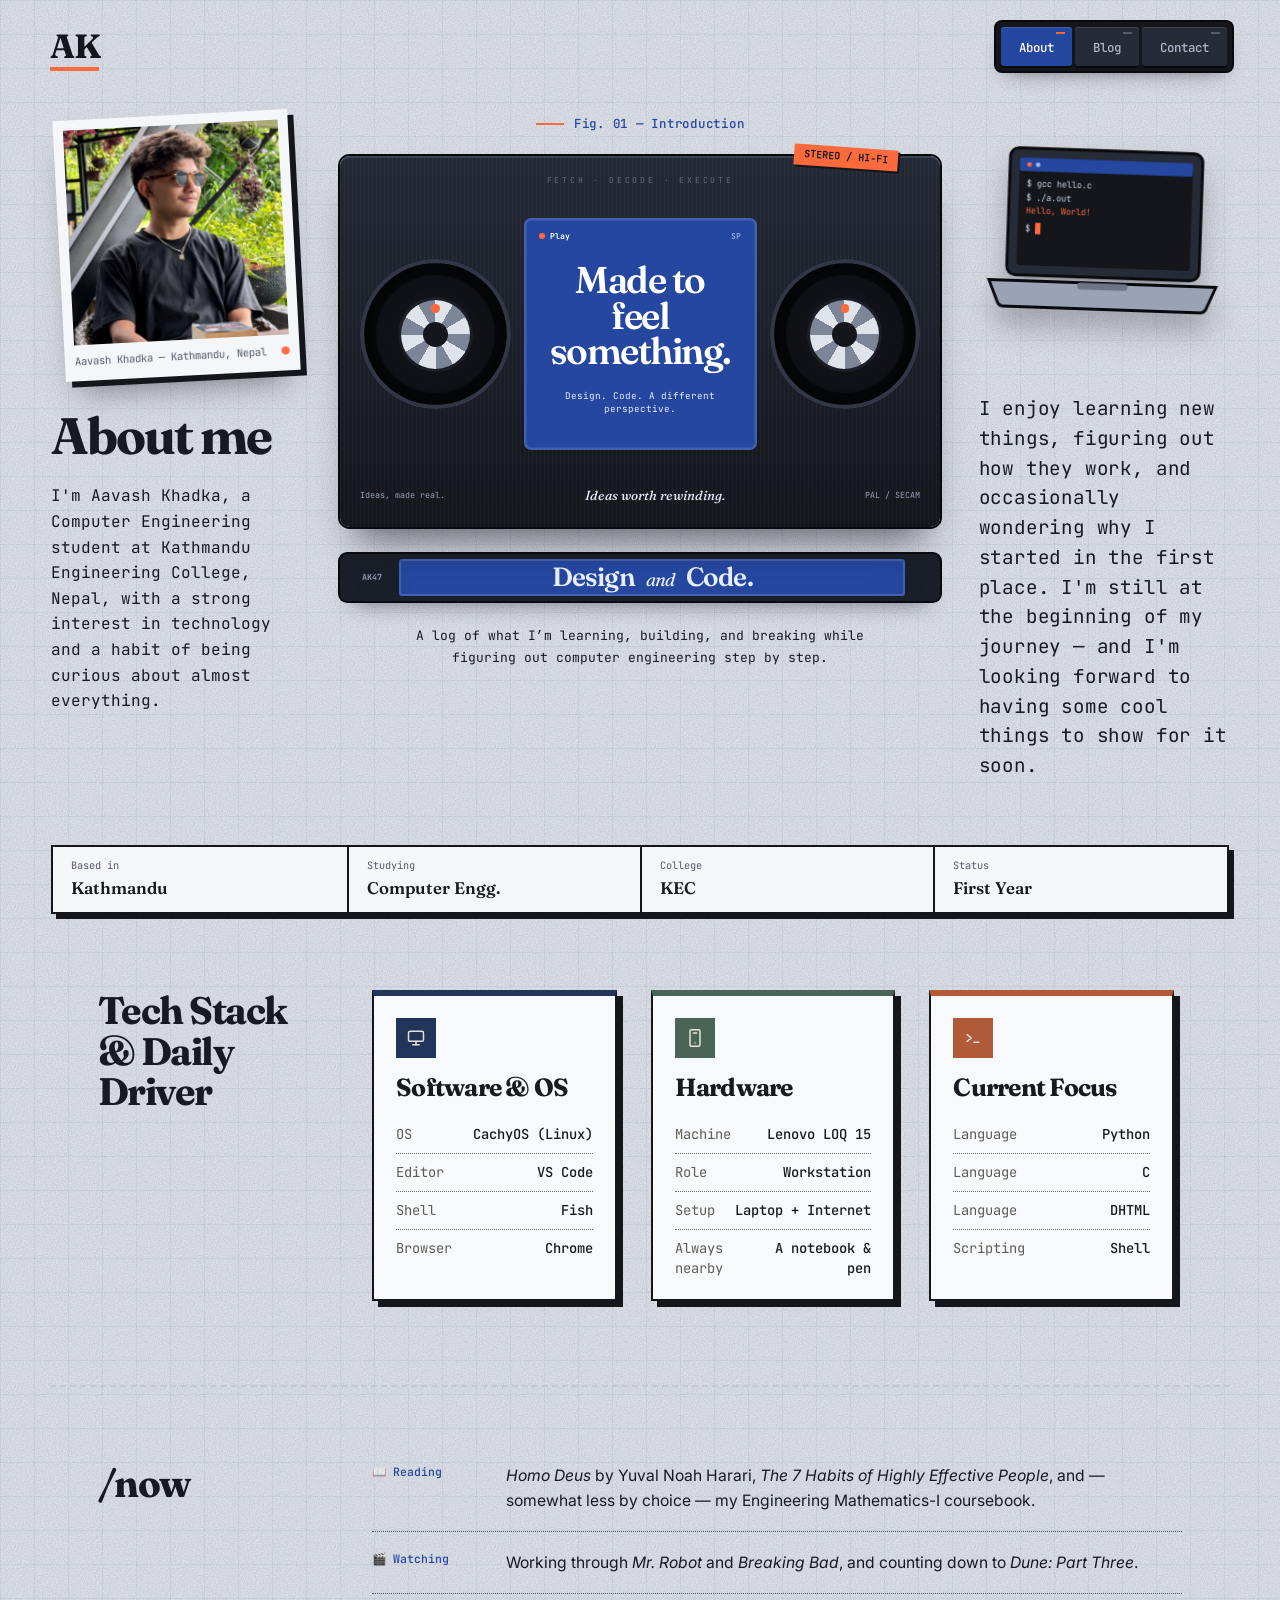
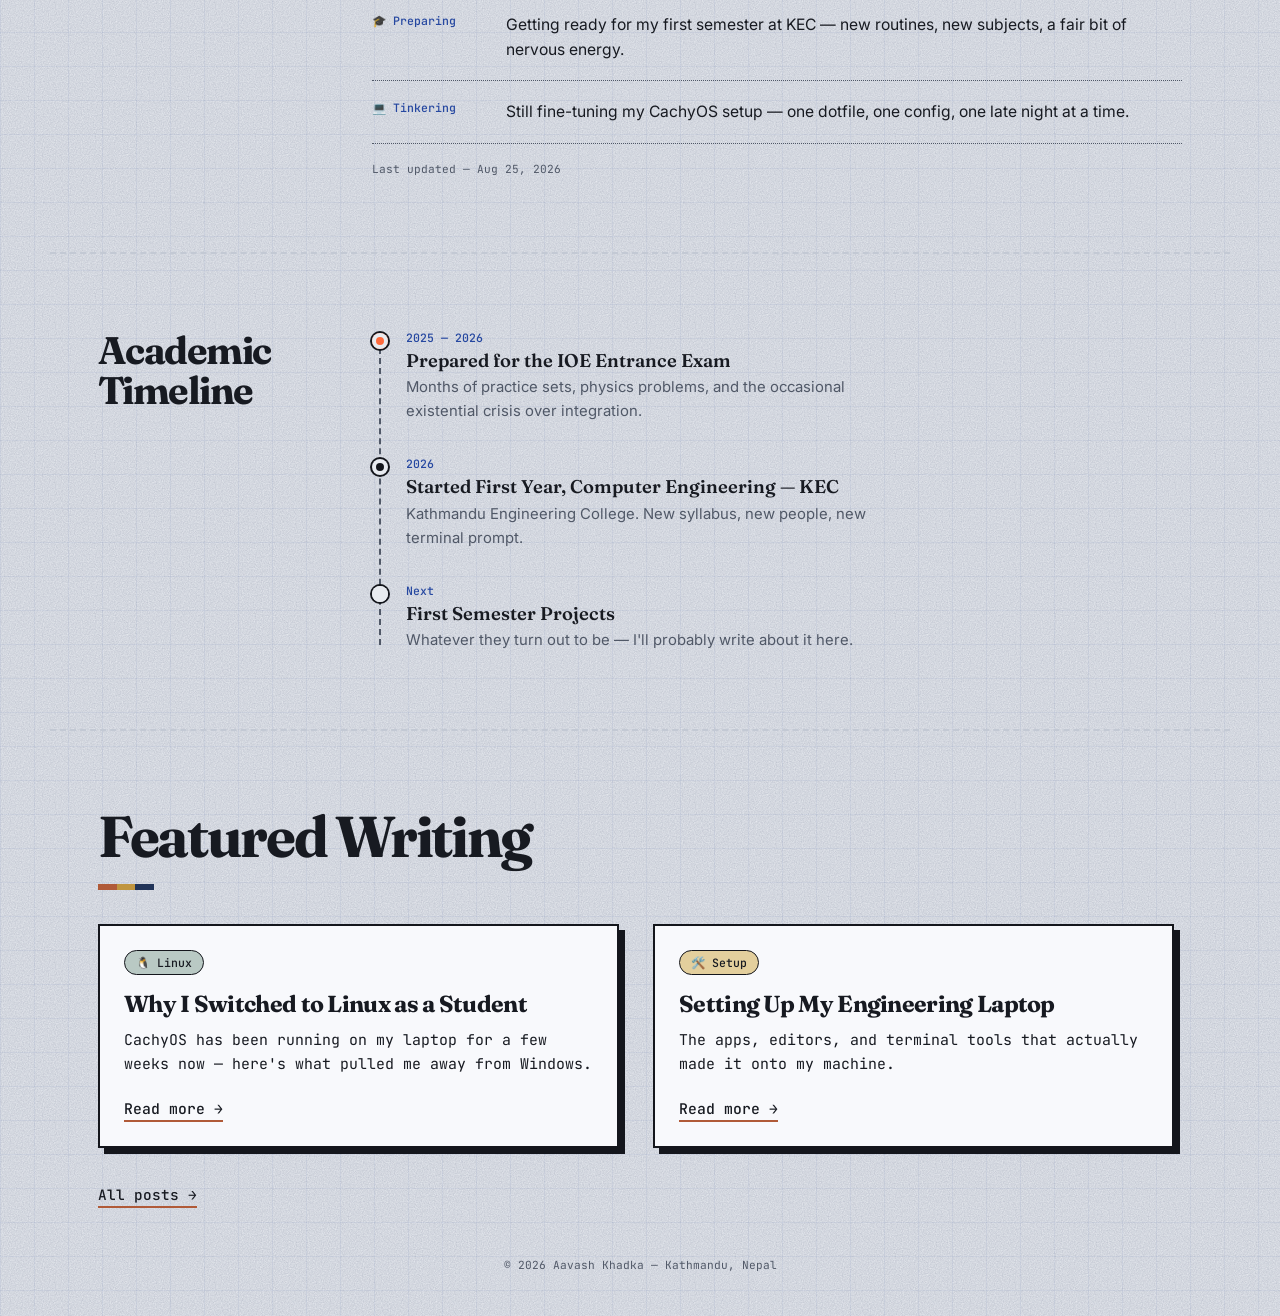
<file: index.html>
<!DOCTYPE html>
<html lang="en">
<head>
<meta charset="UTF-8"><meta name="viewport" content="width=device-width, initial-scale=1.0">
<title>About Me - Aavash Khadka</title><meta name="description" content="Aavash Khadka — first-year Computer Engineering student at Kathmandu Engineering College, Nepal."><meta name="theme-color" content="#14161c">
<link rel="stylesheet" href="style.css"><link rel="preconnect" href="https://fonts.googleapis.com"><link rel="preconnect" href="https://fonts.gstatic.com" crossorigin><link href="https://fonts.googleapis.com/css2?family=Fraunces:ital,opsz,wght@0,9..144,500;0,9..144,600;0,9..144,700;1,9..144,400;1,9..144,500&family=Inter:wght@400;600&family=JetBrains+Mono:wght@400;500;600&display=swap" rel="stylesheet">
</head>
<body>
<a class="skip" href="#main">Skip to content</a>
<header class="top">
  <a class="mark" href="index.html" aria-label="Aavash Khadka — home">AK</a>
  <nav class="keys" aria-label="Main"><a href="index.html" aria-current="page">About</a><a href="blog.html">Blog</a><a href="contact.html">Contact</a></nav>
</header>
<main id="main">
<section class="hero" aria-label="Introduction">
  <figure class="polaroid" data-depth="-5"><img src="Aavash_Khadka.jpg" width="900" height="819" alt="Aavash Khadka, smiling, in a black shirt by a lake"><figcaption>Aavash Khadka — Kathmandu, Nepal</figcaption></figure>
  <div class="about-l"><h1>About me</h1><p>I'm Aavash Khadka, a Computer Engineering student at Kathmandu Engineering College, Nepal, with a strong interest in technology and a habit of being curious about almost everything.</p></div>
  <div class="deck">
    <p class="fig">Fig. 01 — Introduction</p>
    <div class="cassette" id="cassette" role="button" tabindex="0" aria-pressed="true" aria-label="Toggle the tape: play or pause the reels" data-depth="6">
      <span class="sticker">STEREO / HI-FI</span>
      <div class="c-top">Fetch · Decode · Execute</div>
      <div class="c-body">
        <div class="reel"><i></i></div>
        <div class="c-label"><span class="c-row"><b class="state">Play</b><span>SP</span></span><h2>Made to<br>feel something.</h2><p>Design. Code. A different perspective.</p><span class="c-row"><span></span><span></span></span></div>
        <div class="reel"><i></i></div>
      </div>
      <div class="c-foot"><span>Ideas, made real.</span><em>Ideas worth rewinding.</em><span>PAL / SECAM</span></div>
    </div>
    <div class="strip" aria-hidden="true"><b>AK47</b><span>Design <small>and</small> Code.</span><b></b></div>
    <p class="deck-note">A log of what I’m learning, building, and breaking while figuring out computer engineering step by step.</p>
  </div>
  <svg class="laptop" data-depth="10" viewBox="0 0 260 190" role="img" aria-label="A laptop terminal running a Hello, World program">
<rect x="30" y="8" width="200" height="132" rx="9" fill="#262b38" stroke="#090a0d" stroke-width="3"/>
<rect x="40" y="18" width="180" height="112" rx="3" fill="#14161c"/>
<rect x="40" y="18" width="180" height="14" rx="3" fill="#2547a0"/><circle cx="50" cy="25" r="2.5" fill="#ff6a3d"/><circle cx="59" cy="25" r="2.5" fill="#9fb2e6"/>
<g font-size="9" fill="#cfd6e6"><text x="48" y="48">$ gcc hello.c</text><text x="48" y="62">$ ./a.out</text><text x="48" y="76" fill="#ff6a3d">Hello, World!</text><text x="48" y="95">$ <tspan class="cur" fill="#ff6a3d">█</tspan></text></g>
<path d="M12 146h236l-10 24a6 6 0 0 1-5 3H27a6 6 0 0 1-5-3z" fill="#9aa3b5" stroke="#090a0d" stroke-width="3"/><rect x="104" y="146" width="52" height="7" rx="3" fill="#6d7587"/></svg>
  <p class="about-r">I enjoy learning new things, figuring out how they work, and occasionally wondering why I started in the first place. I'm still at the beginning of my journey — and I'm looking forward to having some cool things to show for it soon.</p>
</section>

<dl class="titleblock reveal"><div><dt>Based in</dt><dd>Kathmandu</dd></div><div><dt>Studying</dt><dd>Computer Engg.</dd></div><div><dt>College</dt><dd>KEC</dd></div><div><dt>Status</dt><dd>First Year</dd></div></dl>

<section class="block" aria-labelledby="h-setup"><h2 id="h-setup" class="reveal">Tech Stack &amp; Daily Driver</h2>
  <div class="jcards"><article class="jcard reveal"><span class="jcard-icon"><svg width="20" height="20" viewBox="0 0 24 24" fill="none" stroke="currentColor" stroke-width="1.8" stroke-linecap="round" stroke-linejoin="round" aria-hidden="true"><rect x="3" y="4" width="18" height="12" rx="2"/><path d="M8 20h8M12 16v4"/></svg></span><h3>Software &amp; OS</h3><dl><div><dt>OS</dt><dd>CachyOS (Linux)</dd></div><div><dt>Editor</dt><dd>VS Code</dd></div><div><dt>Shell</dt><dd>Fish</dd></div><div><dt>Browser</dt><dd>Chrome</dd></div></dl></article><article class="jcard reveal"><span class="jcard-icon"><svg width="20" height="20" viewBox="0 0 24 24" fill="none" stroke="currentColor" stroke-width="1.8" stroke-linecap="round" stroke-linejoin="round" aria-hidden="true"><rect x="6" y="2" width="12" height="20" rx="2"/><path d="M10 6h4M12 18h.01"/></svg></span><h3>Hardware</h3><dl><div><dt>Machine</dt><dd>Lenovo LOQ 15</dd></div><div><dt>Role</dt><dd>Workstation</dd></div><div><dt>Setup</dt><dd>Laptop + Internet</dd></div><div><dt>Always nearby</dt><dd>A notebook &amp; pen</dd></div></dl></article><article class="jcard reveal"><span class="jcard-icon"><svg width="20" height="20" viewBox="0 0 24 24" fill="none" stroke="currentColor" stroke-width="1.8" stroke-linecap="round" stroke-linejoin="round" aria-hidden="true"><path d="M5 8l5 4-5 4M13 17h6"/></svg></span><h3>Current Focus</h3><dl><div><dt>Language</dt><dd>Python</dd></div><div><dt>Language</dt><dd>C</dd></div><div><dt>Language</dt><dd>DHTML</dd></div><div><dt>Scripting</dt><dd>Shell</dd></div></dl></article></div></section>

<section class="block" aria-labelledby="h-now"><h2 id="h-now" class="reveal">/now</h2>
  <div class="reveal"><dl class="now">
    <div><dt>📖 Reading</dt><dd><em>Homo Deus</em> by Yuval Noah Harari, <em>The 7 Habits of Highly Effective People</em>, and — somewhat less by choice — my Engineering Mathematics-I coursebook.</dd></div>
    <div><dt>🎬 Watching</dt><dd>Working through <em>Mr. Robot</em> and <em>Breaking Bad</em>, and counting down to <em>Dune: Part Three</em>.</dd></div>
    <div><dt>🎓 Preparing</dt><dd>Getting ready for my first semester at KEC — new routines, new subjects, a fair bit of nervous energy.</dd></div>
    <div><dt>💻 Tinkering</dt><dd>Still fine-tuning my CachyOS setup — one dotfile, one config, one late night at a time.</dd></div>
  </dl><span class="stamp">Last updated — Aug 25, 2026</span></div></section>

  
<section class="block" aria-labelledby="h-time"><h2 id="h-time" class="reveal">Academic Timeline</h2>
  <ol class="timeline reveal">
    <li><time>2025 — 2026</time><h3>Prepared for the IOE Entrance Exam</h3><p>Months of practice sets, physics problems, and the occasional existential crisis over integration.</p></li>
    <li><time>2026</time><h3>Started First Year, Computer Engineering — KEC</h3><p>Kathmandu Engineering College. New syllabus, new people, new terminal prompt.</p></li>
    <li class="next"><time>Next</time><h3>First Semester Projects</h3><p>Whatever they turn out to be — I'll probably write about it here.</p></li>
  </ol></section>

  
<section class="block block--stack" aria-labelledby="h-write"><h2 id="h-write" class="reveal">Featured Writing</h2>
  <div><ul class="posts"><li class="reveal"><a class="post" href="blog-linux.html"><span class="pill">🐧 Linux</span><h3>Why I Switched to Linux as a Student</h3><p>CachyOS has been running on my laptop for a few weeks now — here's what pulled me away from Windows.</p><span class="read">Read more →</span></a></li>
<li class="reveal"><a class="post" href="blog-setup.html"><span class="pill pill--setup">🛠️ Setup</span><h3>Setting Up My Engineering Laptop</h3><p>The apps, editors, and terminal tools that actually made it onto my machine.</p><span class="read">Read more →</span></a></li></ul><a class="more" href="blog.html">All posts →</a></div></section>
</main>
<p class="site-footer">© 2026 Aavash Khadka — Kathmandu, Nepal</p>
<script src="script.js"></script>
</body>
</html>
</file>
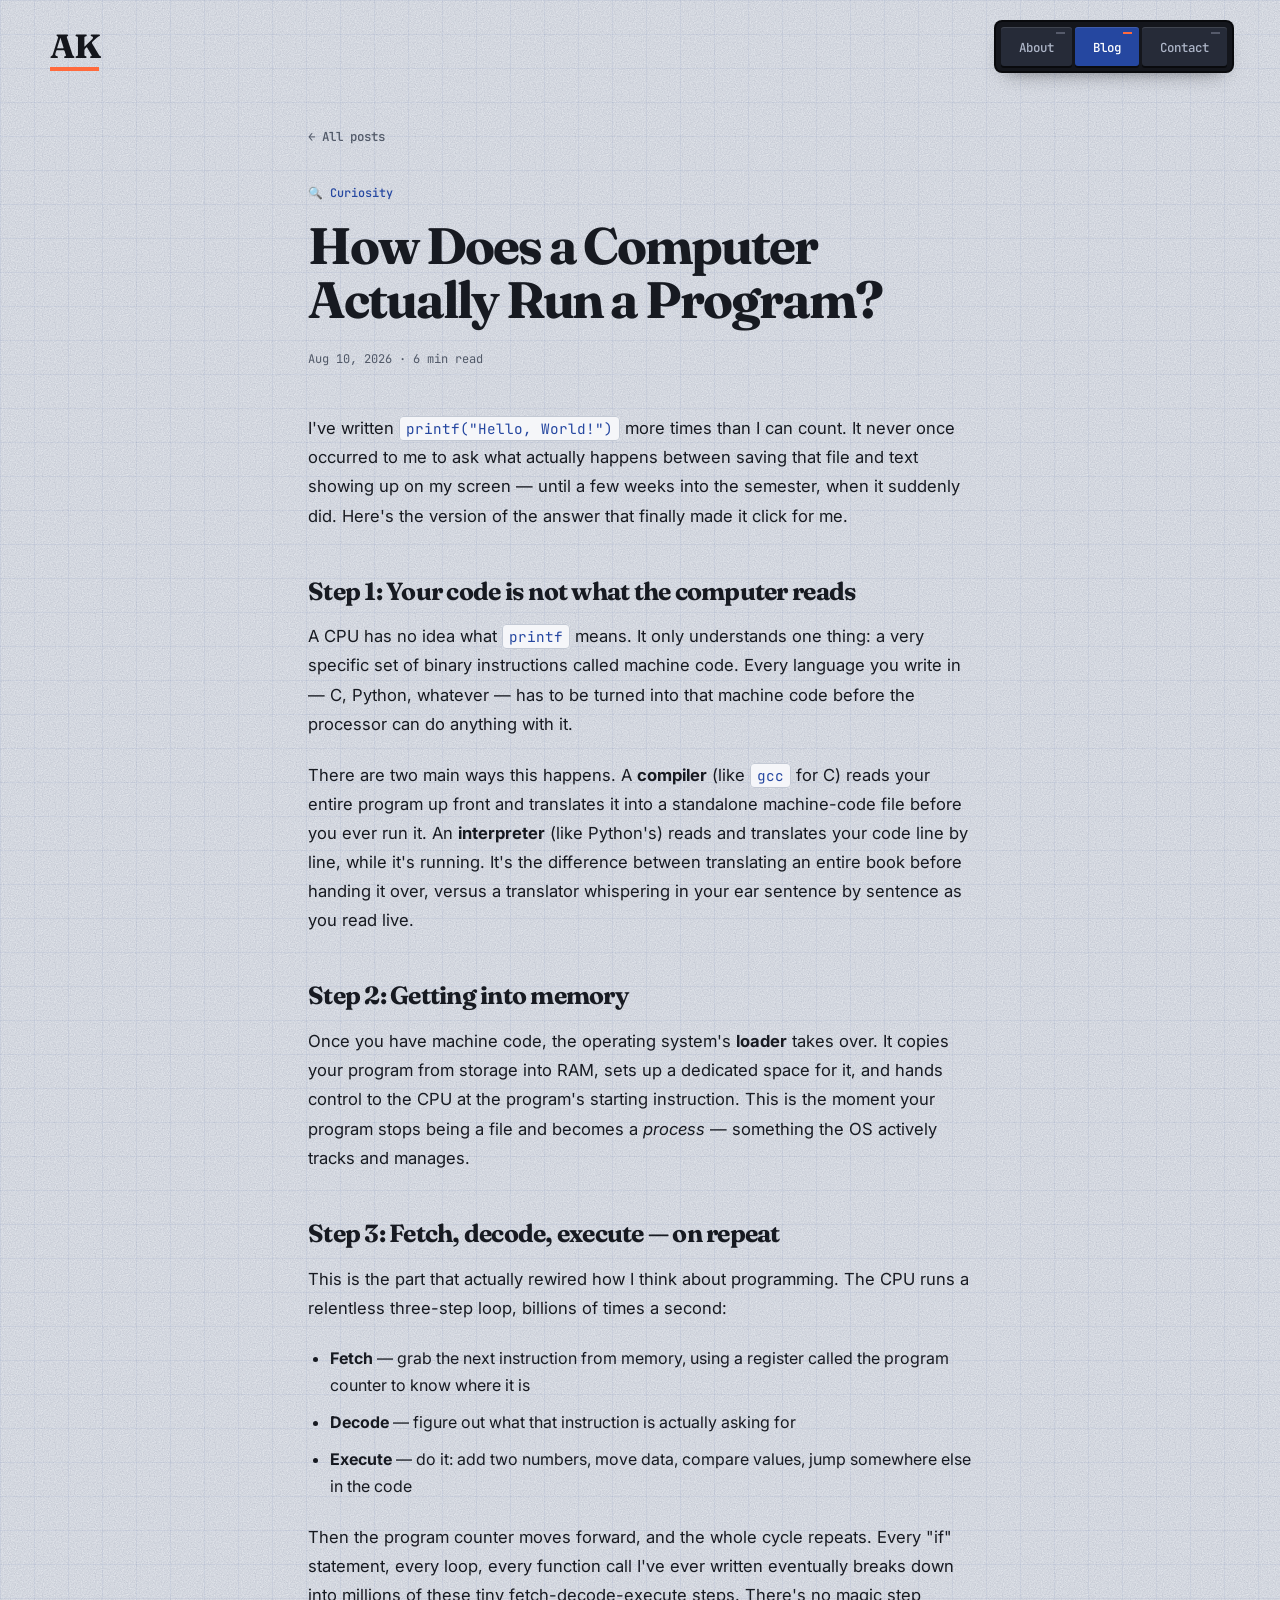
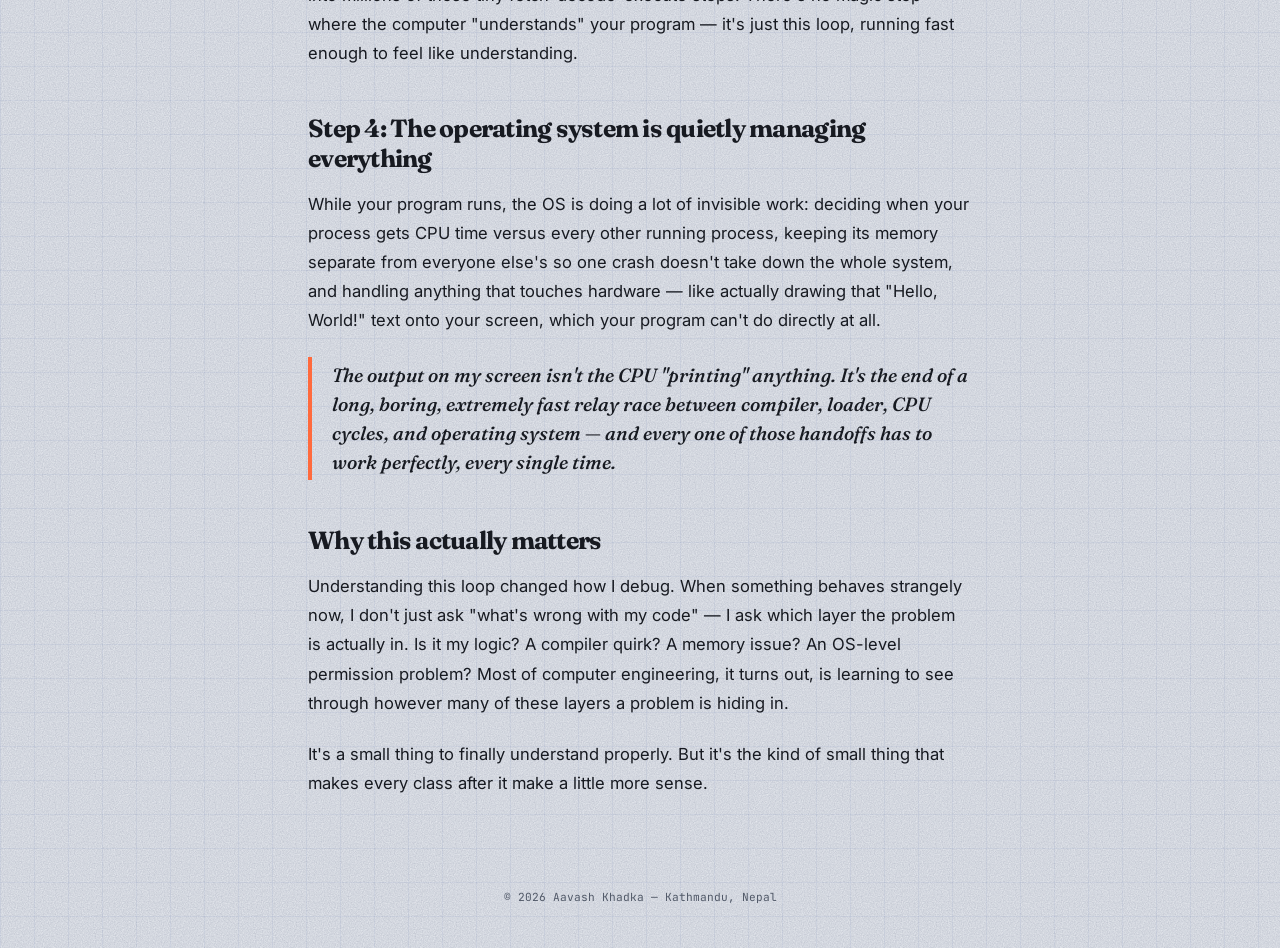
<file: blog-curiosity.html>
<!DOCTYPE html>
<html lang="en">
<head>
<meta charset="UTF-8"><meta name="viewport" content="width=device-width, initial-scale=1.0">
<title>How Does a Computer Actually Run a Program? - Aavash Khadka</title><meta name="description" content="How Does a Computer Actually Run a Program? - Aavash Khadka"><meta name="theme-color" content="#14161c">
<link rel="stylesheet" href="style.css"><link rel="preconnect" href="https://fonts.googleapis.com"><link rel="preconnect" href="https://fonts.gstatic.com" crossorigin><link href="https://fonts.googleapis.com/css2?family=Fraunces:ital,opsz,wght@0,9..144,500;0,9..144,600;0,9..144,700;1,9..144,400;1,9..144,500&family=Inter:wght@400;600&family=JetBrains+Mono:wght@400;500;600&display=swap" rel="stylesheet">
</head>
<body>
<a class="skip" href="#main">Skip to content</a>
<header class="top">
  <a class="mark" href="index.html" aria-label="Aavash Khadka — home">AK</a>
  <nav class="keys" aria-label="Main"><a href="index.html">About</a><a href="blog.html" aria-current="page">Blog</a><a href="contact.html">Contact</a></nav>
</header>
<main id="main" class="section">
    <a class="back-link" href="blog.html">← All posts</a>

    <div class="article-header">
      <span class="post-category">🔍 Curiosity</span>
      <h1>How Does a Computer Actually Run a Program?</h1>
      <span class="article-meta">Aug 10, 2026 · 6 min read</span>
    </div>

    <div class="prose">
      <p>I've written <code>printf("Hello, World!")</code> more times than I can count. It never once occurred to me to ask what actually happens between saving that file and text showing up on my screen — until a few weeks into the semester, when it suddenly did. Here's the version of the answer that finally made it click for me.</p>

      <h2>Step 1: Your code is not what the computer reads</h2>
      <p>A CPU has no idea what <code>printf</code> means. It only understands one thing: a very specific set of binary instructions called machine code. Every language you write in — C, Python, whatever — has to be turned into that machine code before the processor can do anything with it.</p>
      <p>There are two main ways this happens. A <strong>compiler</strong> (like <code>gcc</code> for C) reads your entire program up front and translates it into a standalone machine-code file before you ever run it. An <strong>interpreter</strong> (like Python's) reads and translates your code line by line, while it's running. It's the difference between translating an entire book before handing it over, versus a translator whispering in your ear sentence by sentence as you read live.</p>

      <h2>Step 2: Getting into memory</h2>
      <p>Once you have machine code, the operating system's <strong>loader</strong> takes over. It copies your program from storage into RAM, sets up a dedicated space for it, and hands control to the CPU at the program's starting instruction. This is the moment your program stops being a file and becomes a <em>process</em> — something the OS actively tracks and manages.</p>

      <h2>Step 3: Fetch, decode, execute — on repeat</h2>
      <p>This is the part that actually rewired how I think about programming. The CPU runs a relentless three-step loop, billions of times a second:</p>
      <ul>
        <li><strong>Fetch</strong> — grab the next instruction from memory, using a register called the program counter to know where it is</li>
        <li><strong>Decode</strong> — figure out what that instruction is actually asking for</li>
        <li><strong>Execute</strong> — do it: add two numbers, move data, compare values, jump somewhere else in the code</li>
      </ul>
      <p>Then the program counter moves forward, and the whole cycle repeats. Every "if" statement, every loop, every function call I've ever written eventually breaks down into millions of these tiny fetch-decode-execute steps. There's no magic step where the computer "understands" your program — it's just this loop, running fast enough to feel like understanding.</p>

      <h2>Step 4: The operating system is quietly managing everything</h2>
      <p>While your program runs, the OS is doing a lot of invisible work: deciding when your process gets CPU time versus every other running process, keeping its memory separate from everyone else's so one crash doesn't take down the whole system, and handling anything that touches hardware — like actually drawing that "Hello, World!" text onto your screen, which your program can't do directly at all.</p>

      <blockquote>The output on my screen isn't the CPU "printing" anything. It's the end of a long, boring, extremely fast relay race between compiler, loader, CPU cycles, and operating system — and every one of those handoffs has to work perfectly, every single time.</blockquote>

      <h2>Why this actually matters</h2>
      <p>Understanding this loop changed how I debug. When something behaves strangely now, I don't just ask "what's wrong with my code" — I ask which layer the problem is actually in. Is it my logic? A compiler quirk? A memory issue? An OS-level permission problem? Most of computer engineering, it turns out, is learning to see through however many of these layers a problem is hiding in.</p>
      <p>It's a small thing to finally understand properly. But it's the kind of small thing that makes every class after it make a little more sense.</p>
    </div>
  </main>
<p class="site-footer">© 2026 Aavash Khadka — Kathmandu, Nepal</p>
<script src="script.js"></script>
</body>
</html>
</file>
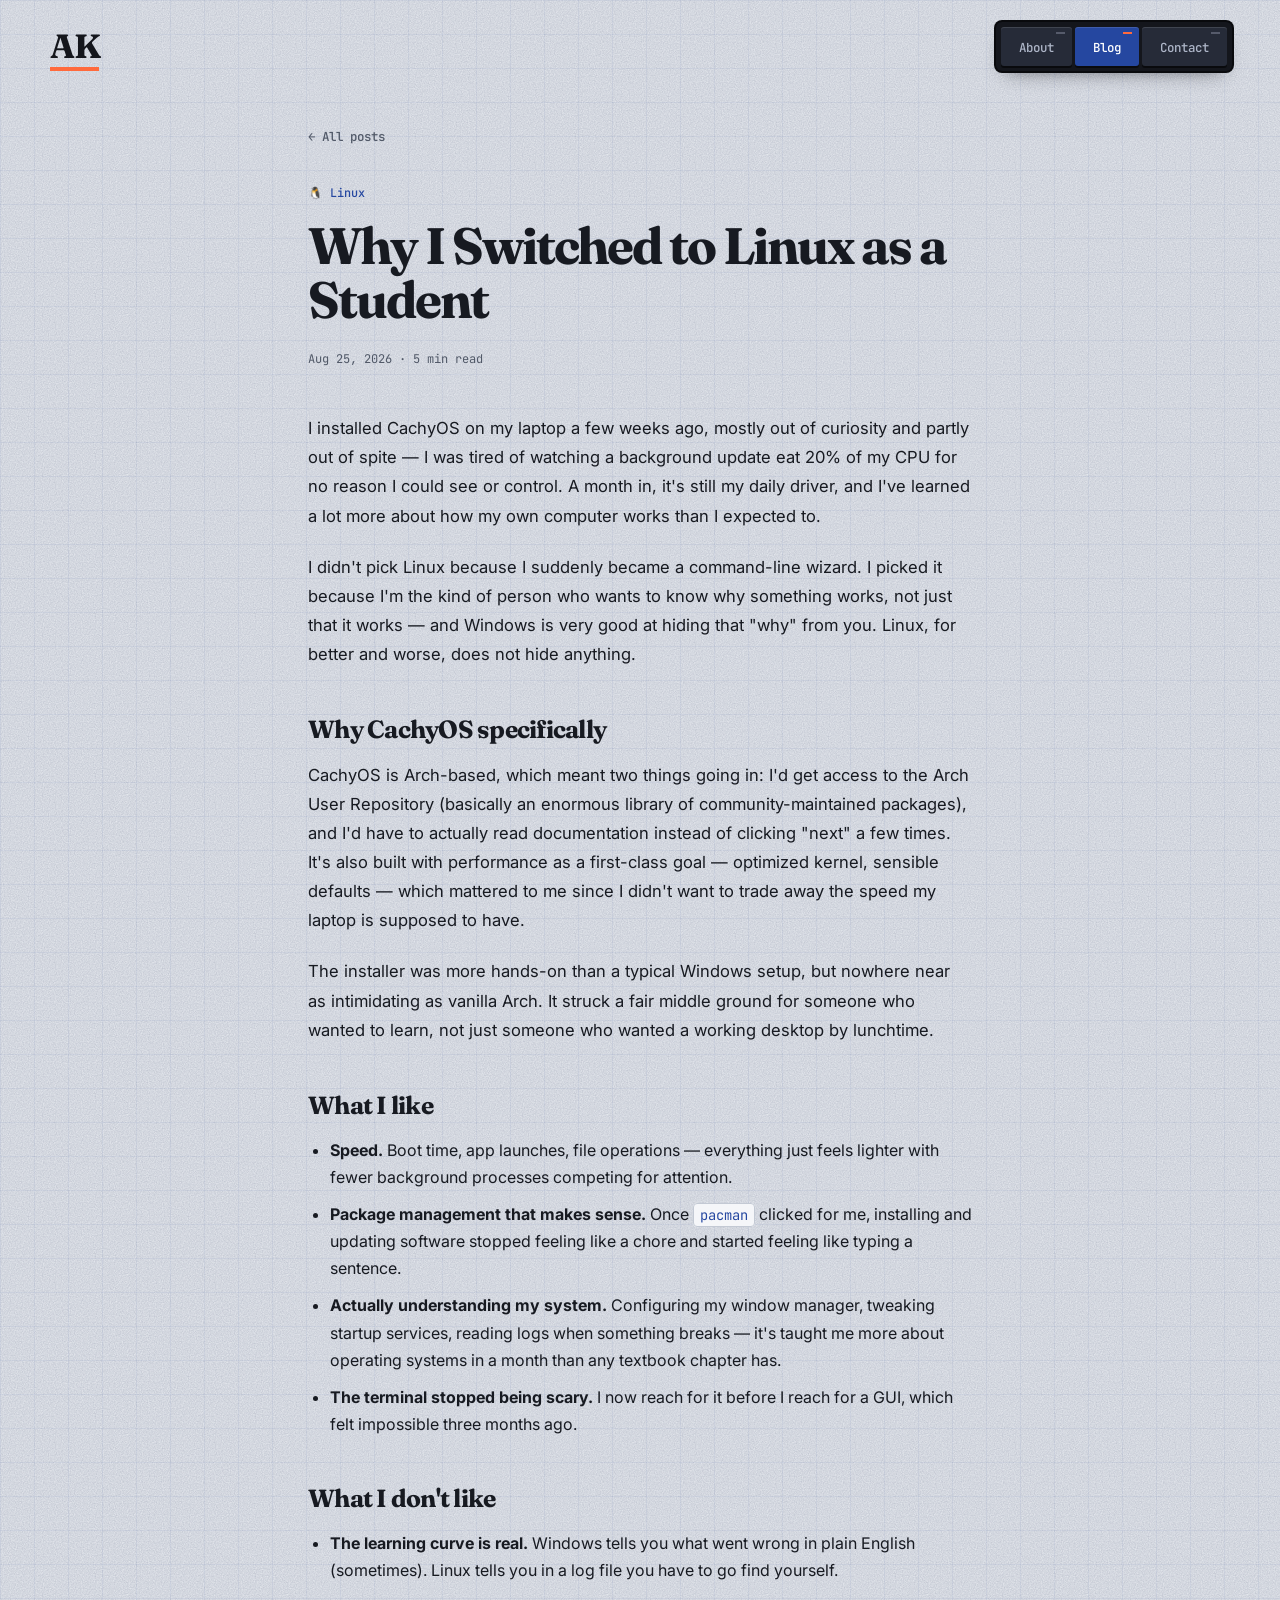
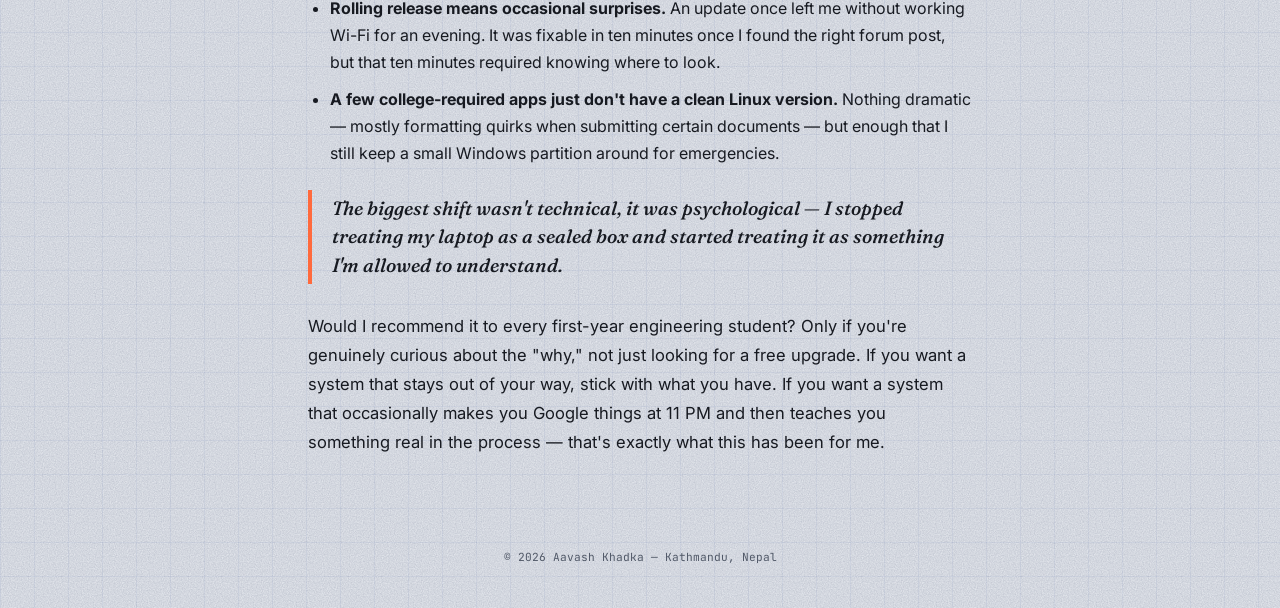
<file: blog-linux.html>
<!DOCTYPE html>
<html lang="en">
<head>
<meta charset="UTF-8"><meta name="viewport" content="width=device-width, initial-scale=1.0">
<title>Why I Switched to Linux as a Student - Aavash Khadka</title><meta name="description" content="Why I Switched to Linux as a Student - Aavash Khadka"><meta name="theme-color" content="#14161c">
<link rel="stylesheet" href="style.css"><link rel="preconnect" href="https://fonts.googleapis.com"><link rel="preconnect" href="https://fonts.gstatic.com" crossorigin><link href="https://fonts.googleapis.com/css2?family=Fraunces:ital,opsz,wght@0,9..144,500;0,9..144,600;0,9..144,700;1,9..144,400;1,9..144,500&family=Inter:wght@400;600&family=JetBrains+Mono:wght@400;500;600&display=swap" rel="stylesheet">
</head>
<body>
<a class="skip" href="#main">Skip to content</a>
<header class="top">
  <a class="mark" href="index.html" aria-label="Aavash Khadka — home">AK</a>
  <nav class="keys" aria-label="Main"><a href="index.html">About</a><a href="blog.html" aria-current="page">Blog</a><a href="contact.html">Contact</a></nav>
</header>
<main id="main" class="section">
    <a class="back-link" href="blog.html">← All posts</a>

    <div class="article-header">
      <span class="post-category">🐧 Linux</span>
      <h1>Why I Switched to Linux as a Student</h1>
      <span class="article-meta">Aug 25, 2026 · 5 min read</span>
    </div>

    <div class="prose">
      <p>I installed CachyOS on my laptop a few weeks ago, mostly out of curiosity and partly out of spite — I was tired of watching a background update eat 20% of my CPU for no reason I could see or control. A month in, it's still my daily driver, and I've learned a lot more about how my own computer works than I expected to.</p>

      <p>I didn't pick Linux because I suddenly became a command-line wizard. I picked it because I'm the kind of person who wants to know why something works, not just that it works — and Windows is very good at hiding that "why" from you. Linux, for better and worse, does not hide anything.</p>

      <h2>Why CachyOS specifically</h2>
      <p>CachyOS is Arch-based, which meant two things going in: I'd get access to the Arch User Repository (basically an enormous library of community-maintained packages), and I'd have to actually read documentation instead of clicking "next" a few times. It's also built with performance as a first-class goal — optimized kernel, sensible defaults — which mattered to me since I didn't want to trade away the speed my laptop is supposed to have.</p>
      <p>The installer was more hands-on than a typical Windows setup, but nowhere near as intimidating as vanilla Arch. It struck a fair middle ground for someone who wanted to learn, not just someone who wanted a working desktop by lunchtime.</p>

      <h2>What I like</h2>
      <ul>
        <li><strong>Speed.</strong> Boot time, app launches, file operations — everything just feels lighter with fewer background processes competing for attention.</li>
        <li><strong>Package management that makes sense.</strong> Once <code>pacman</code> clicked for me, installing and updating software stopped feeling like a chore and started feeling like typing a sentence.</li>
        <li><strong>Actually understanding my system.</strong> Configuring my window manager, tweaking startup services, reading logs when something breaks — it's taught me more about operating systems in a month than any textbook chapter has.</li>
        <li><strong>The terminal stopped being scary.</strong> I now reach for it before I reach for a GUI, which felt impossible three months ago.</li>
      </ul>

      <h2>What I don't like</h2>
      <ul>
        <li><strong>The learning curve is real.</strong> Windows tells you what went wrong in plain English (sometimes). Linux tells you in a log file you have to go find yourself.</li>
        <li><strong>Rolling release means occasional surprises.</strong> An update once left me without working Wi-Fi for an evening. It was fixable in ten minutes once I found the right forum post, but that ten minutes required knowing where to look.</li>
        <li><strong>A few college-required apps just don't have a clean Linux version.</strong> Nothing dramatic — mostly formatting quirks when submitting certain documents — but enough that I still keep a small Windows partition around for emergencies.</li>
      </ul>

      <blockquote>The biggest shift wasn't technical, it was psychological — I stopped treating my laptop as a sealed box and started treating it as something I'm allowed to understand.</blockquote>

      <p>Would I recommend it to every first-year engineering student? Only if you're genuinely curious about the "why," not just looking for a free upgrade. If you want a system that stays out of your way, stick with what you have. If you want a system that occasionally makes you Google things at 11 PM and then teaches you something real in the process — that's exactly what this has been for me.</p>
    </div>
  </main>
<p class="site-footer">© 2026 Aavash Khadka — Kathmandu, Nepal</p>
<script src="script.js"></script>
</body>
</html>
</file>
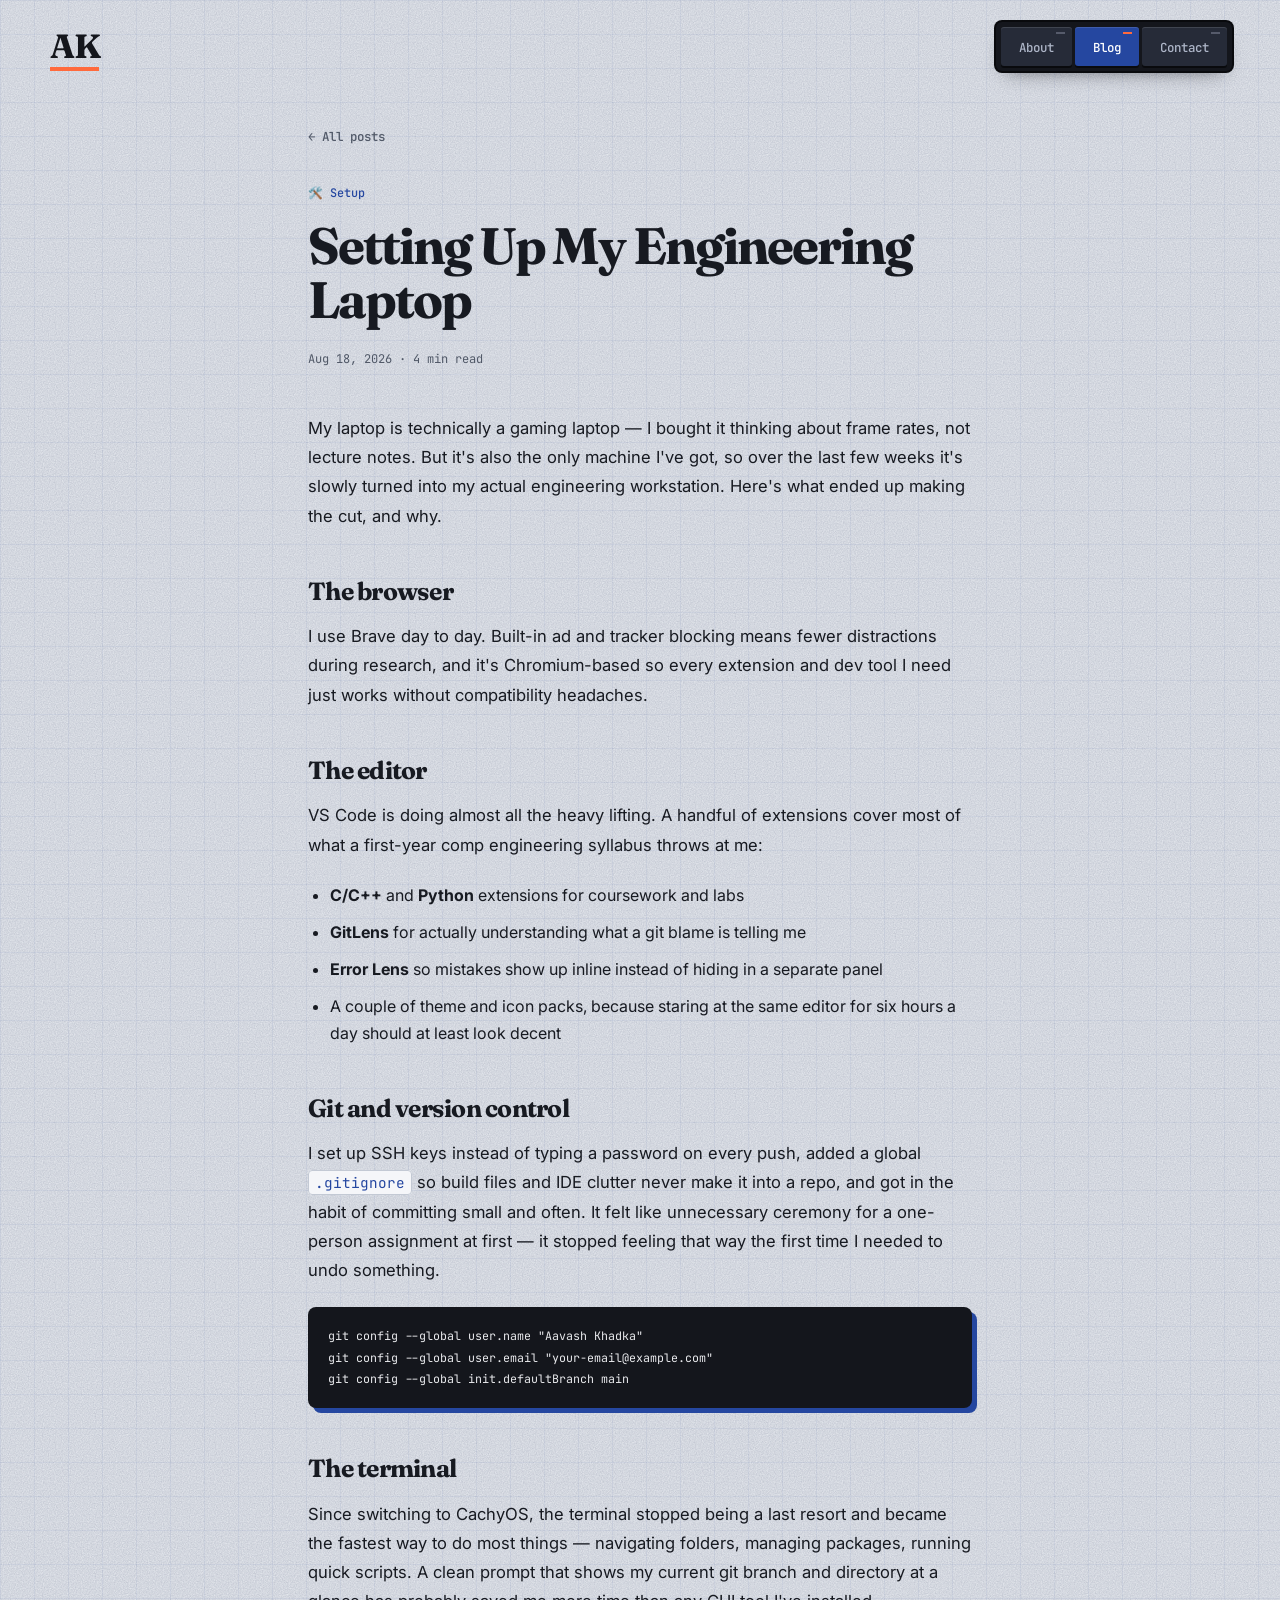
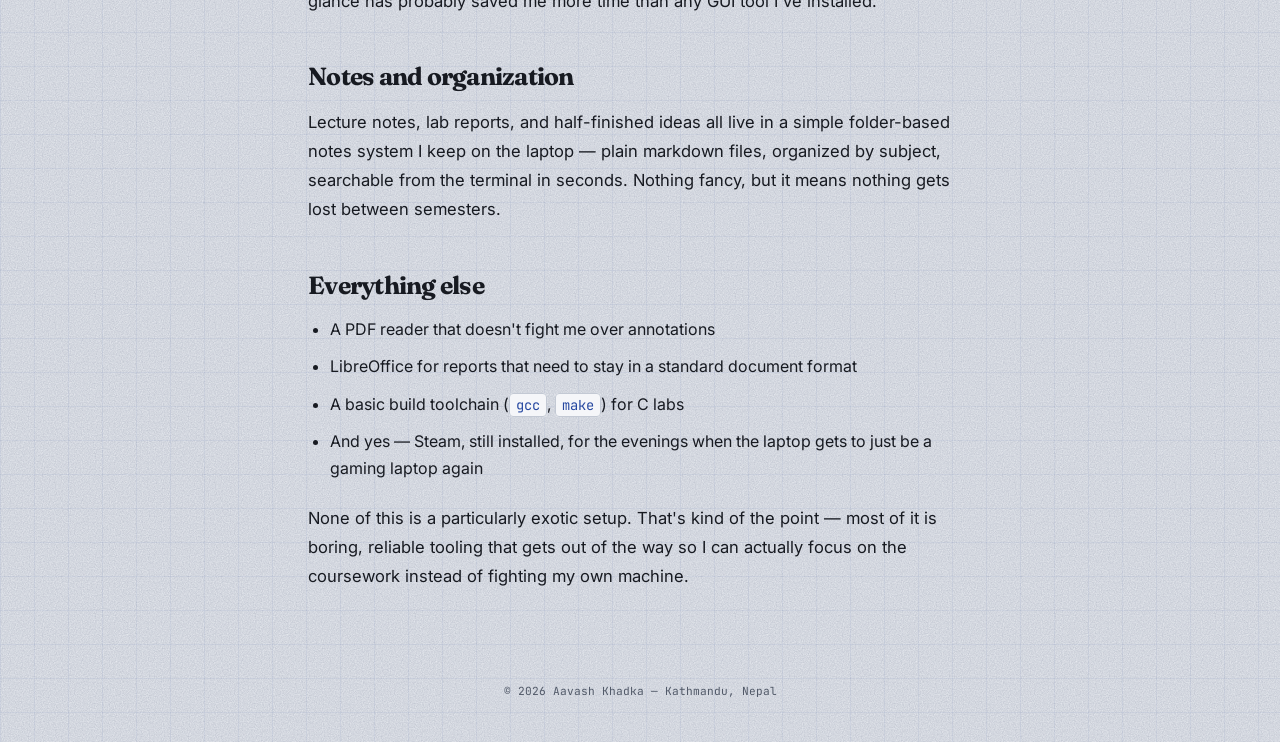
<file: blog-setup.html>
<!DOCTYPE html>
<html lang="en">
<head>
<meta charset="UTF-8"><meta name="viewport" content="width=device-width, initial-scale=1.0">
<title>Setting Up My Engineering Laptop - Aavash Khadka</title><meta name="description" content="Setting Up My Engineering Laptop - Aavash Khadka"><meta name="theme-color" content="#14161c">
<link rel="stylesheet" href="style.css"><link rel="preconnect" href="https://fonts.googleapis.com"><link rel="preconnect" href="https://fonts.gstatic.com" crossorigin><link href="https://fonts.googleapis.com/css2?family=Fraunces:ital,opsz,wght@0,9..144,500;0,9..144,600;0,9..144,700;1,9..144,400;1,9..144,500&family=Inter:wght@400;600&family=JetBrains+Mono:wght@400;500;600&display=swap" rel="stylesheet">
</head>
<body>
<a class="skip" href="#main">Skip to content</a>
<header class="top">
  <a class="mark" href="index.html" aria-label="Aavash Khadka — home">AK</a>
  <nav class="keys" aria-label="Main"><a href="index.html">About</a><a href="blog.html" aria-current="page">Blog</a><a href="contact.html">Contact</a></nav>
</header>
<main id="main" class="section">
    <a class="back-link" href="blog.html">← All posts</a>

    <div class="article-header">
      <span class="post-category">🛠️ Setup</span>
      <h1>Setting Up My Engineering Laptop</h1>
      <span class="article-meta">Aug 18, 2026 · 4 min read</span>
    </div>

    <div class="prose">
      <p>My laptop is technically a gaming laptop — I bought it thinking about frame rates, not lecture notes. But it's also the only machine I've got, so over the last few weeks it's slowly turned into my actual engineering workstation. Here's what ended up making the cut, and why.</p>

      <h2>The browser</h2>
      <p>I use Brave day to day. Built-in ad and tracker blocking means fewer distractions during research, and it's Chromium-based so every extension and dev tool I need just works without compatibility headaches.</p>

      <h2>The editor</h2>
      <p>VS Code is doing almost all the heavy lifting. A handful of extensions cover most of what a first-year comp engineering syllabus throws at me:</p>
      <ul>
        <li><strong>C/C++</strong> and <strong>Python</strong> extensions for coursework and labs</li>
        <li><strong>GitLens</strong> for actually understanding what a git blame is telling me</li>
        <li><strong>Error Lens</strong> so mistakes show up inline instead of hiding in a separate panel</li>
        <li>A couple of theme and icon packs, because staring at the same editor for six hours a day should at least look decent</li>
      </ul>

      <h2>Git and version control</h2>
      <p>I set up SSH keys instead of typing a password on every push, added a global <code>.gitignore</code> so build files and IDE clutter never make it into a repo, and got in the habit of committing small and often. It felt like unnecessary ceremony for a one-person assignment at first — it stopped feeling that way the first time I needed to undo something.</p>
      <pre><code>git config --global user.name "Aavash Khadka"
git config --global user.email "your-email@example.com"
git config --global init.defaultBranch main</code></pre>

      <h2>The terminal</h2>
      <p>Since switching to CachyOS, the terminal stopped being a last resort and became the fastest way to do most things — navigating folders, managing packages, running quick scripts. A clean prompt that shows my current git branch and directory at a glance has probably saved me more time than any GUI tool I've installed.</p>

      <h2>Notes and organization</h2>
      <p>Lecture notes, lab reports, and half-finished ideas all live in a simple folder-based notes system I keep on the laptop — plain markdown files, organized by subject, searchable from the terminal in seconds. Nothing fancy, but it means nothing gets lost between semesters.</p>

      <h2>Everything else</h2>
      <ul>
        <li>A PDF reader that doesn't fight me over annotations</li>
        <li>LibreOffice for reports that need to stay in a standard document format</li>
        <li>A basic build toolchain (<code>gcc</code>, <code>make</code>) for C labs</li>
        <li>And yes — Steam, still installed, for the evenings when the laptop gets to just be a gaming laptop again</li>
      </ul>

      <p>None of this is a particularly exotic setup. That's kind of the point — most of it is boring, reliable tooling that gets out of the way so I can actually focus on the coursework instead of fighting my own machine.</p>
    </div>
  </main>
<p class="site-footer">© 2026 Aavash Khadka — Kathmandu, Nepal</p>
<script src="script.js"></script>
</body>
</html>
</file>
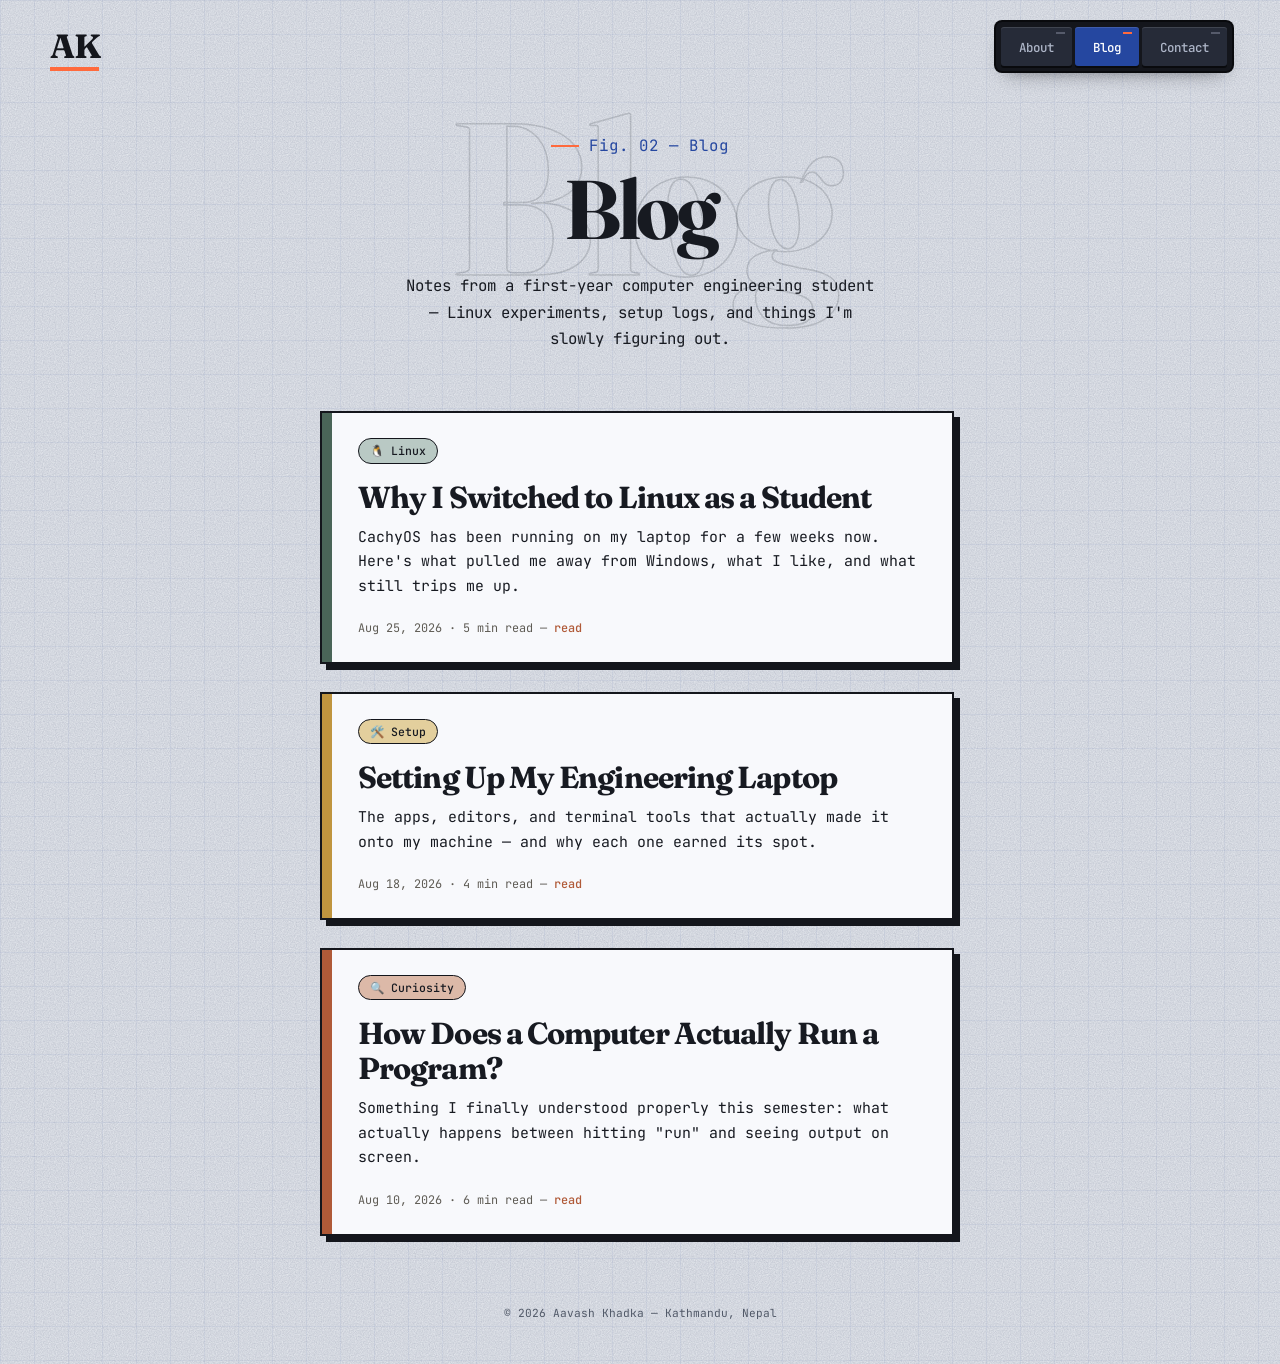
<file: blog.html>
<!DOCTYPE html>
<html lang="en">
<head>
<meta charset="UTF-8"><meta name="viewport" content="width=device-width, initial-scale=1.0">
<title>Blog - Aavash Khadka</title><meta name="description" content="Notes from a first-year computer engineering student — Linux experiments, setup logs, and things I'm slowly figuring out."><meta name="theme-color" content="#14161c">
<link rel="stylesheet" href="style.css"><link rel="preconnect" href="https://fonts.googleapis.com"><link rel="preconnect" href="https://fonts.gstatic.com" crossorigin><link href="https://fonts.googleapis.com/css2?family=Fraunces:ital,opsz,wght@0,9..144,500;0,9..144,600;0,9..144,700;1,9..144,400;1,9..144,500&family=Inter:wght@400;600&family=JetBrains+Mono:wght@400;500;600&display=swap" rel="stylesheet">
</head>
<body>
<a class="skip" href="#main">Skip to content</a>
<header class="top">
  <a class="mark" href="index.html" aria-label="Aavash Khadka — home">AK</a>
  <nav class="keys" aria-label="Main"><a href="index.html">About</a><a href="blog.html" aria-current="page">Blog</a><a href="contact.html">Contact</a></nav>
</header>
<main id="main" class="page blog-page">
<header class="blog-head"><p class="fig">Fig. 02 — Blog</p><h1>Blog</h1><p>Notes from a first-year computer engineering student — Linux experiments, setup logs, and things I'm slowly figuring out.</p></header>
<ul class="entries"><li><a class="entry " href="blog-linux.html"><span class="pill ">🐧 Linux</span><h2>Why I Switched to Linux as a Student</h2><p>CachyOS has been running on my laptop for a few weeks now. Here's what pulled me away from Windows, what I like, and what still trips me up.</p><span class="meta">Aug 25, 2026 · 5 min read — <span class="read">read</span></span></a></li><li><a class="entry setup" href="blog-setup.html"><span class="pill pill--setup">🛠️ Setup</span><h2>Setting Up My Engineering Laptop</h2><p>The apps, editors, and terminal tools that actually made it onto my machine — and why each one earned its spot.</p><span class="meta">Aug 18, 2026 · 4 min read — <span class="read">read</span></span></a></li><li><a class="entry curiosity" href="blog-curiosity.html"><span class="pill pill--curiosity">🔍 Curiosity</span><h2>How Does a Computer Actually Run a Program?</h2><p>Something I finally understood properly this semester: what actually happens between hitting "run" and seeing output on screen.</p><span class="meta">Aug 10, 2026 · 6 min read — <span class="read">read</span></span></a></li></ul>
</main>
<p class="site-footer">© 2026 Aavash Khadka — Kathmandu, Nepal</p>
<script src="script.js"></script>
</body>
</html>
</file>
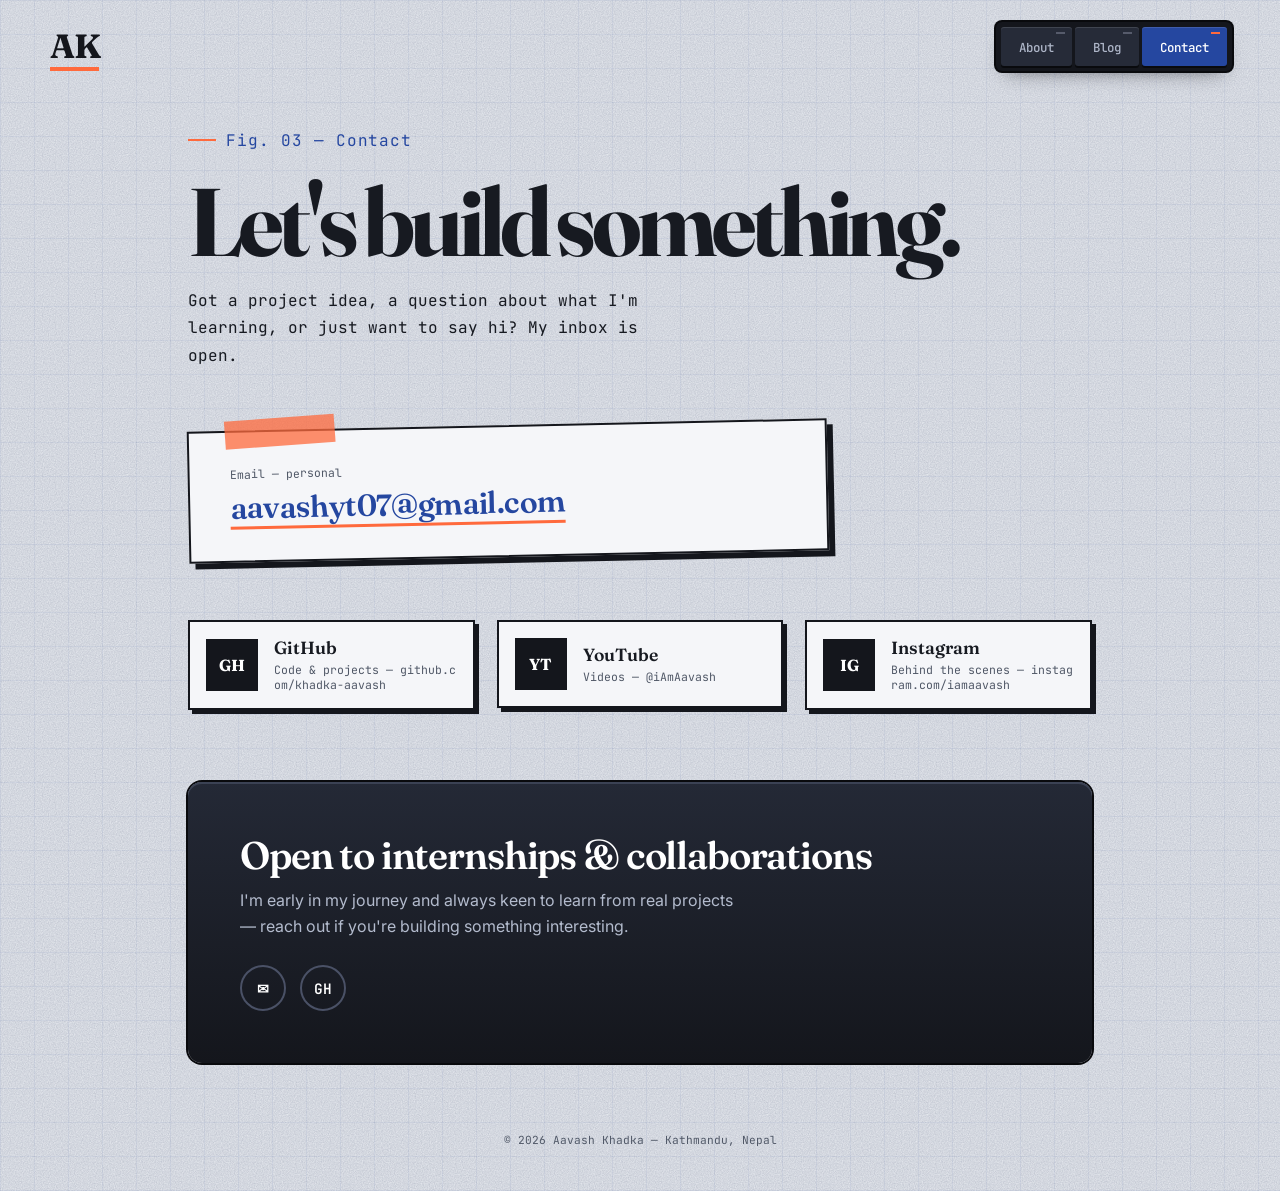
<file: contact.html>
<!DOCTYPE html>
<html lang="en">
<head>
<meta charset="UTF-8"><meta name="viewport" content="width=device-width, initial-scale=1.0">
<title>Contact - Aavash Khadka</title><meta name="description" content="Get in touch with Aavash Khadka."><meta name="theme-color" content="#14161c">
<link rel="stylesheet" href="style.css"><link rel="preconnect" href="https://fonts.googleapis.com"><link rel="preconnect" href="https://fonts.gstatic.com" crossorigin><link href="https://fonts.googleapis.com/css2?family=Fraunces:ital,opsz,wght@0,9..144,500;0,9..144,600;0,9..144,700;1,9..144,400;1,9..144,500&family=Inter:wght@400;600&family=JetBrains+Mono:wght@400;500;600&display=swap" rel="stylesheet">
</head>
<body>
<a class="skip" href="#main">Skip to content</a>
<header class="top">
  <a class="mark" href="index.html" aria-label="Aavash Khadka — home">AK</a>
  <nav class="keys" aria-label="Main"><a href="index.html">About</a><a href="blog.html">Blog</a><a href="contact.html" aria-current="page">Contact</a></nav>
</header>
<main id="main" class="page">
<header class="page-head"><p class="fig">Fig. 03 — Contact</p><h1>Let's build something.</h1><p>Got a project idea, a question about what I'm learning, or just want to say hi? My inbox is open.</p></header>
<div class="mail"><span>Email — personal</span><a href="mailto:aavashyt07@gmail.com">aavashyt07@gmail.com</a></div>
<ul class="socials">
<li><a href="https://github.com/khadka-aavash" target="_blank" rel="noopener"><b>GH</b><strong>GitHub</strong><small>Code &amp; projects — github.com/khadka-aavash</small></a></li>
<li><a href="https://www.youtube.com/@iAmAavash" target="_blank" rel="noopener"><b>YT</b><strong>YouTube</strong><small>Videos — @iAmAavash</small></a></li>
<li><a href="https://www.instagram.com/iamaavash/" target="_blank" rel="noopener"><b>IG</b><strong>Instagram</strong><small>Behind the scenes — instagram.com/iamaavash</small></a></li>
</ul>
<aside class="cta"><h2>Open to internships &amp; collaborations</h2><p>I'm early in my journey and always keen to learn from real projects — reach out if you're building something interesting.</p><div><a href="mailto:aavashyt07@gmail.com" aria-label="Email">✉</a><a href="https://github.com/khadka-aavash" target="_blank" rel="noopener" aria-label="GitHub">GH</a></div></aside>
</main>
<p class="site-footer">© 2026 Aavash Khadka — Kathmandu, Nepal</p>
<script src="script.js"></script>
</body>
</html>
</file>
<file: style.css>
/* Aavash Khadka — portfolio. "Drafting Table" colour system, analog editorial layout. */
:root{--ink:#14161c;--ink2:#262b38;--paper:#e8ebf0;--card:#f5f6f9;--line:#c3c9d4;--blue:#2547a0;--accent:#ff6a3d;--text:#171a21;--muted:#505867;
--serif:'Fraunces',Georgia,serif;--mono:'JetBrains Mono',ui-monospace,monospace;--sans:'Inter',system-ui,sans-serif}
*{margin:0;padding:0;box-sizing:border-box}
html{scroll-behavior:smooth}
body{font:400 1rem/1.6 var(--sans);color:var(--text);-webkit-font-smoothing:antialiased;overflow-x:clip;
background:url("data:image/svg+xml,%3Csvg xmlns='http://www.w3.org/2000/svg' width='160' height='160'%3E%3Cfilter id='n'%3E%3CfeTurbulence type='fractalNoise' baseFrequency='.85' numOctaves='2' stitchTiles='stitch'/%3E%3CfeColorMatrix values='0 0 0 0 .08 0 0 0 0 .1 0 0 0 0 .18 0 0 0 .55 0'/%3E%3C/filter%3E%3Crect width='160' height='160' filter='url(%23n)' opacity='.5'/%3E%3C/svg%3E"),
linear-gradient(rgba(37,71,160,.06) 1px,transparent 1px) 0 0/34px 34px,linear-gradient(90deg,rgba(37,71,160,.06) 1px,transparent 1px) 0 0/34px 34px,var(--paper)}
img,svg{max-width:100%;display:block}
a{color:inherit;text-decoration:none}
:focus-visible{outline:3px solid var(--accent);outline-offset:3px}
.skip{position:absolute;left:-999px}.skip:focus{left:12px;top:12px;background:var(--ink);color:#fff;padding:8px 12px;z-index:9}

/* header: AK mark + keyboard-key nav */
.top{display:flex;justify-content:space-between;align-items:center;padding:22px clamp(20px,4vw,48px);max-width:1480px;margin:0 auto}
.mark{position:relative;font:700 2.1rem/1 var(--serif);letter-spacing:-.04em;color:var(--ink);padding:4px 2px}
.mark::after{content:"";position:absolute;left:2px;right:2px;bottom:-3px;height:4px;background:var(--accent);transform-origin:left;transition:transform .3s}
.mark:hover::after{transform:scaleX(.4)}
.keys{display:flex;gap:3px;background:var(--ink);padding:5px;border-radius:6px;box-shadow:0 0 0 2px #090a0d,0 10px 20px -10px rgba(20,22,28,.6)}
.keys a{position:relative;font:500 .78rem/1 var(--mono);color:#aeb6c8;background:var(--ink2);padding:15px 18px 12px;border-radius:3px;box-shadow:inset 0 1px 0 rgba(255,255,255,.12),0 2px 0 #090a0d;transition:transform .12s,background .2s,color .2s}
.keys a::before{content:"";position:absolute;top:5px;right:7px;width:9px;height:2px;background:currentColor;opacity:.35}
.keys a:hover{color:#fff;background:#323849}
.keys a:active{transform:translateY(2px);box-shadow:inset 0 1px 0 rgba(255,255,255,.12)}
.keys a[aria-current=page]{background:var(--blue);color:#fff}
.keys a[aria-current=page]::before{background:var(--accent);opacity:1}

.fig{display:inline-flex;align-items:center;gap:10px;font:500 .78rem/1 var(--mono);letter-spacing:.06em;color:var(--blue)}
.fig::before{content:"";width:28px;height:2px;background:var(--accent)}

/* ---------- Hero: one composition ---------- */
.hero{display:grid;grid-template-columns:minmax(0,1fr) minmax(0,2.4fr) minmax(0,1fr);grid-template-areas:"pol deck lap" "abl deck abr";column-gap:clamp(20px,3vw,56px);align-items:start;max-width:1480px;margin:0 auto;padding:8px clamp(20px,4vw,64px) 64px}
.hero>*{animation:settle .9s cubic-bezier(.2,.7,.2,1) both}
.hero>:nth-child(2){animation-delay:.1s}.hero>:nth-child(3){animation-delay:.2s}.hero>:nth-child(4){animation-delay:.3s}.hero>:nth-child(5){animation-delay:.4s}
@keyframes settle{from{opacity:0;transform:translateY(22px)}}
[data-depth]{translate:var(--px,0) var(--py,0);transition:translate .25s ease-out}
.polaroid{grid-area:pol;justify-self:center;width:min(100%,235px);margin-top:14px;rotate:-3deg;background:var(--card);padding:10px 10px 12px;box-shadow:6px 6px 0 var(--ink),0 22px 30px -14px rgba(20,22,28,.5)}
.polaroid img{width:100%;height:auto;aspect-ratio:1;object-fit:cover;object-position:50% 28%;filter:saturate(.92) contrast(1.04)}
.polaroid figcaption{font:400 .66rem/1.3 var(--mono);color:var(--muted);padding-top:10px;display:flex;justify-content:space-between;gap:8px}
.polaroid figcaption::after{content:"";width:8px;height:8px;border-radius:50%;background:var(--accent);flex:none;margin-top:2px}
.about-l{grid-area:abl;padding-top:34px}
.about-l h1{font:700 clamp(2.4rem,4vw,3.4rem)/1 var(--serif);letter-spacing:-.04em;margin-bottom:22px}
.about-l p,.about-r{font:400 clamp(.95rem,1.25vw,1.12rem)/1.6 var(--mono)}
.about-r{grid-area:abr;padding-top:18px;font-size:clamp(1rem,1.5vw,1.3rem);line-height:1.55;letter-spacing:-.01em}
.laptop{grid-area:lap;justify-self:center;width:min(100%,270px);margin-top:42px;rotate:2deg;filter:drop-shadow(0 18px 14px rgba(20,22,28,.28))}
.laptop text{font-family:var(--mono)}
.cur{animation:blink 1.1s steps(1) infinite}@keyframes blink{50%{opacity:0}}

/* the deck: data cassette */
.deck{grid-area:deck;container-type:inline-size;text-align:center;padding-top:6px}
.deck .fig{margin-bottom:26px}
.cassette{position:relative;display:grid;grid-template-rows:13% 1fr 17%;aspect-ratio:1.62;padding:0 3.4cqw;border-radius:1.6cqw;cursor:pointer;text-align:left;
background:repeating-linear-gradient(90deg,rgba(255,255,255,.035) 0 1px,transparent 1px 4px),linear-gradient(#242936,#14161c);
box-shadow:inset 0 2px 0 #3b4254,0 0 0 2px #090a0d,0 28px 36px -16px rgba(20,22,28,.6)}
.sticker{position:absolute;top:-1.6cqw;right:7%;rotate:4deg;background:var(--accent);color:var(--ink);font:700 max(10px,1.5cqw)/1 var(--mono);padding:.9cqw 1.7cqw;box-shadow:2px 2px 0 var(--ink)}
.c-top{display:flex;align-items:center;justify-content:center;font:500 max(8px,1.05cqw) var(--mono);letter-spacing:.35em;color:#5a6278;text-transform:uppercase}
.c-body{display:grid;grid-template-columns:1fr 1.55fr 1fr;gap:2.2cqw;align-items:center}
.reel{aspect-ratio:1;border-radius:50%;display:grid;place-items:center;background:radial-gradient(#101218 0 55%,#07080b 56%);box-shadow:inset 0 0 0 .7cqw #313746,inset 0 0 4cqw #000}
.reel i{position:relative;width:46%;aspect-ratio:1;border-radius:50%;background:repeating-conic-gradient(#dfe3ea 0 30deg,#7d8598 0 60deg);animation:spin 7s linear infinite;box-shadow:0 0 0 .5cqw #1b1e27}
.reel i::before{content:"";position:absolute;top:7%;left:44%;width:12%;aspect-ratio:1;border-radius:50%;background:var(--accent)}
.reel i::after{content:"";position:absolute;inset:32%;border-radius:50%;background:#14161c}
@keyframes spin{to{rotate:360deg}}
.cassette[aria-pressed=false] .reel i{animation-play-state:paused}
.c-label{align-self:stretch;margin:6% 0;background:var(--blue);color:#e9efff;border-radius:1.2cqw;padding:2.2cqw 2.6cqw;display:flex;flex-direction:column;justify-content:space-between;text-align:center;box-shadow:inset 0 0 0 .4cqw rgba(255,255,255,.14)}
.c-row{display:flex;justify-content:space-between;gap:1cqw;font:400 max(8px,1.35cqw)/1.2 var(--mono);color:#b9c8f0}
.state{color:#fff}.state::before{content:"";display:inline-block;width:.9cqw;height:.9cqw;min-width:6px;min-height:6px;border-radius:50%;background:var(--accent);margin-right:.7cqw}
.cassette[aria-pressed=false] .state::before{background:#7f8db3}
.c-label h2{font:600 max(1.3rem,6.2cqw)/.95 var(--serif);letter-spacing:-.04em;color:#fff}
.c-label p{font:400 max(9px,1.55cqw)/1.4 var(--mono)}
.c-foot{display:flex;align-items:center;justify-content:space-between;font:400 max(8px,1.4cqw) var(--mono);color:#98a1b8}
.c-foot em{font:italic 500 max(12px,2.2cqw) var(--serif);color:#dfe5f4}
.strip{margin-top:4.5cqw;display:grid;grid-template-columns:9cqw 1fr 5cqw;background:#1b1f29;border-radius:1.2cqw;padding:.9cqw;box-shadow:0 0 0 2px #090a0d,0 14px 22px -14px rgba(20,22,28,.65)}
.strip b{align-self:center;text-align:center;font:600 max(8px,1.4cqw) var(--mono);color:#98a1b8}
.strip span{background:var(--blue);color:#eaf0ff;font:600 max(1.1rem,4.4cqw)/1.15 var(--serif);letter-spacing:-.03em;padding:.5cqw 2cqw;border-radius:.5cqw;box-shadow:inset 0 0 0 .35cqw rgba(255,255,255,.14)}
.strip small{font:italic 400 .7em var(--serif);padding:0 .5ch}
.deck-note{max-width:58ch;margin:4cqw auto 0;font:400 max(13px,1.7cqw)/1.65 var(--mono)}

.titleblock{display:grid;grid-template-columns:repeat(4,1fr);max-width:1180px;margin:0 auto;width:calc(100% - clamp(40px,8vw,128px));background:var(--card);border:2px solid var(--ink);box-shadow:5px 5px 0 var(--ink)}
.titleblock div{padding:14px 18px;border-left:2px solid var(--ink)}.titleblock div:first-child{border-left:0}
.titleblock dt{font:400 .64rem/1 var(--mono);color:var(--muted);margin-bottom:7px}
.titleblock dd{font:600 1.05rem/1.2 var(--serif)}

/* ---------- Lower sections ---------- */
.block{display:grid;grid-template-columns:minmax(0,210px) minmax(0,1fr);gap:clamp(24px,5vw,72px);max-width:1180px;margin:0 auto;padding:76px clamp(20px,4vw,48px) 20px}
.block h2{font:700 clamp(1.8rem,3vw,2.5rem)/1.05 var(--serif);letter-spacing:-.04em}
.block+.block{border-top:2px dashed var(--line);margin-top:56px}
.now div{display:grid;grid-template-columns:116px 1fr;gap:18px;padding:18px 0;border-bottom:1px dotted var(--muted)}
.now div:first-child{padding-top:0}
.now dt{font:500 .72rem/1.6 var(--mono);color:var(--blue)}.now dd{font-size:.98rem}
.stamp{display:block;margin-top:18px;font:400 .7rem var(--mono);color:var(--muted)}
.timeline{position:relative;padding-left:34px}
.timeline::before{content:"";position:absolute;left:7px;top:8px;bottom:8px;border-left:2px dashed var(--muted)}
.timeline li{position:relative;list-style:none;padding-bottom:32px}.timeline li:last-child{padding-bottom:0}
.timeline li::before{content:"";position:absolute;left:-34px;top:3px;width:16px;height:16px;border-radius:50%;background:var(--ink);box-shadow:inset 0 0 0 4px var(--paper),0 0 0 2px var(--ink)}
.timeline li:first-child::before,.timeline li.next::before{background:var(--accent)}
.timeline li.next::before{background:var(--paper)}
.timeline time{display:block;font:500 .72rem var(--mono);color:var(--blue);margin-bottom:4px}
.timeline h3{font:600 1.15rem/1.3 var(--serif);margin-bottom:4px}.timeline p{color:var(--muted);font-size:.93rem;max-width:56ch}

/* ---------- Cream-stock cards: Tech Stack, Featured Writing, Blog ---------- */
:root{--cream:#f8f9fc;--navy:#213459;--sage:#4a6558;--rust:#b05a38;--gold:#c0953f}
.jcards{display:grid;grid-template-columns:repeat(auto-fit,minmax(230px,1fr));gap:34px;padding:0 8px 8px 0}
.jcard{background:var(--cream);border:2px solid var(--ink);border-top:6px solid var(--bar,var(--navy));box-shadow:6px 6px 0 var(--ink);padding:22px 22px 12px}
.jcard:nth-child(2){--bar:var(--sage)}.jcard:nth-child(3){--bar:var(--rust)}
.jcard-icon{display:grid;place-items:center;width:40px;height:40px;background:var(--bar,var(--navy));color:#e8e3d6;margin-bottom:16px}
.jcard h3{font:700 1.55rem/1.1 var(--serif);letter-spacing:-.03em;margin-bottom:14px}
.jcard div{display:flex;justify-content:space-between;gap:12px;padding:9px 0;border-bottom:1px dotted #6d6a62;font:400 .86rem/1.4 var(--mono)}
.jcard div:last-child{border:0}.jcard dt{color:#5f5c55}.jcard dd{font-weight:500;text-align:right}

.block--stack{grid-template-columns:1fr;gap:34px}
.block--stack h2{font-size:clamp(2.4rem,5vw,3.6rem)}
.block--stack h2::after{content:"";display:block;width:56px;height:6px;margin-top:16px;background:linear-gradient(90deg,var(--rust) 0 33.3%,var(--gold) 0 66.6%,var(--navy) 0)}
.posts{list-style:none;display:grid;grid-template-columns:repeat(auto-fit,minmax(260px,1fr));gap:34px;padding:0 8px 8px 0;margin-bottom:26px}
.post{display:flex;flex-direction:column;align-items:flex-start;height:100%;background:var(--cream);border:2px solid var(--ink);box-shadow:6px 6px 0 var(--ink);padding:24px;transition:translate .15s,box-shadow .15s}
.post:hover{translate:-2px -2px;box-shadow:8px 8px 0 var(--ink)}
.pill{display:inline-block;font:500 .72rem/1 var(--mono);padding:6px 11px;border:1.5px solid var(--ink);border-radius:99px;background:#b9c9c4;margin-bottom:16px}
.pill--setup{background:#e3cf9d}.pill--curiosity{background:#dcb9a8}
.post h3{font:700 1.45rem/1.15 var(--serif);letter-spacing:-.03em;margin-bottom:10px}
.post p{font:400 .93rem/1.65 var(--mono);margin-bottom:22px}
.read{margin-top:auto;font:500 .92rem var(--mono);border-bottom:2px solid var(--rust);padding-bottom:2px;transition:color .2s}
.post:hover .read,.entry:hover .read{color:var(--rust)}
.more{display:inline-block;font:500 .9rem var(--mono);border-bottom:2px solid var(--rust);padding-bottom:2px}

.blog-page{max-width:820px}
.blog-head{position:relative;isolation:isolate;text-align:center;margin-bottom:58px;padding-top:6px}
.blog-head::before{content:"Blog";content:"Blog"/"";position:absolute;left:50%;top:-34px;translate:-50% 0;font:700 clamp(7rem,26vw,13.5rem)/1 var(--serif);letter-spacing:-.05em;color:transparent;-webkit-text-stroke:1.5px rgba(20,22,28,.16);z-index:-1;pointer-events:none}
.blog-head .fig{margin-bottom:6px}
.blog-head h1{font:700 clamp(3.4rem,10vw,5.2rem)/1.05 var(--serif);letter-spacing:-.05em;margin-bottom:20px}
.blog-head p{max-width:52ch;margin:0 auto;font:400 .98rem/1.7 var(--mono)}
.entries{list-style:none;display:grid;gap:28px;max-width:640px;margin:0 auto;padding-right:6px}
.entry{display:block;position:relative;overflow:hidden;background:var(--cream);border:2px solid var(--ink);box-shadow:6px 6px 0 var(--ink);padding:24px 26px 22px 36px;transition:translate .15s,box-shadow .15s}
.entry:hover{translate:-2px -2px;box-shadow:8px 8px 0 var(--ink)}
.entry::before{content:"";position:absolute;left:0;top:0;bottom:0;width:10px;background:var(--bar,var(--sage))}
.entry.setup{--bar:var(--gold)}.entry.curiosity{--bar:var(--rust)}
.entry h2{font:700 clamp(1.5rem,3.4vw,1.9rem)/1.15 var(--serif);letter-spacing:-.03em;margin-bottom:10px}
.entry p{font:400 .93rem/1.65 var(--mono);margin-bottom:16px}
.entry .meta{font:400 .74rem var(--mono);color:#5f5c55}.entry .read{border:0;padding:0;margin:0;color:var(--rust);font-size:inherit}

/* ---------- Inner pages ---------- */
.page{max-width:1000px;margin:0 auto;padding:30px clamp(20px,4vw,48px) 40px}
.page-head{margin-bottom:56px}
.page-head h1{font:700 clamp(3rem,8vw,6rem)/.95 var(--serif);letter-spacing:-.05em;margin:22px 0 20px}
.page-head p{max-width:50ch;font:400 1rem/1.7 var(--mono)}
.mail{position:relative;rotate:-1.2deg;background:var(--card);border:2px solid var(--ink);box-shadow:6px 6px 0 var(--ink);padding:34px clamp(20px,4vw,40px);max-width:640px;margin-bottom:64px}
.mail::before{content:"";position:absolute;top:-14px;left:36px;width:110px;height:28px;rotate:-3deg;background:rgba(255,106,61,.75)}
.mail span{display:block;font:400 .72rem var(--mono);color:var(--muted);margin-bottom:8px}
.mail a{font:600 clamp(1.15rem,3.6vw,1.9rem)/1.2 var(--serif);letter-spacing:-.02em;color:var(--blue);word-break:break-all;border-bottom:3px solid var(--accent)}
.socials{list-style:none;display:grid;grid-template-columns:repeat(auto-fit,minmax(230px,1fr));gap:22px;margin-bottom:72px}
.socials a{display:grid;grid-template-columns:52px 1fr;gap:4px 16px;align-items:center;background:var(--card);border:2px solid var(--ink);padding:16px;transition:translate .15s,box-shadow .15s;box-shadow:4px 4px 0 var(--ink)}
.socials a:hover{translate:-2px -2px;box-shadow:7px 7px 0 var(--ink)}
.socials b{grid-row:span 2;display:grid;place-items:center;height:52px;background:var(--ink);color:#fff;font:700 1rem var(--serif)}
.socials strong{font:600 1.1rem/1.1 var(--serif);align-self:end}
.socials small{font:400 .72rem var(--mono);color:var(--muted);word-break:break-all;align-self:start}
.cta{background:linear-gradient(#242936,#14161c);color:#fff;border-radius:14px;padding:clamp(28px,5vw,52px);box-shadow:inset 0 2px 0 #3b4254,0 0 0 2px #090a0d}
.cta h2{font:600 clamp(1.6rem,3.4vw,2.4rem)/1.1 var(--serif);letter-spacing:-.03em;margin-bottom:12px}
.cta p{color:#b3bbcd;max-width:50ch;margin-bottom:26px}
.cta div{display:flex;gap:14px}
.cta a{width:46px;height:46px;border:2px solid #4a5166;border-radius:50%;display:grid;place-items:center;font:600 .9rem var(--mono);transition:background .2s,border-color .2s}
.cta a:hover{background:var(--accent);border-color:var(--accent);color:var(--ink)}

/* articles (existing posts) */
.section{max-width:760px;margin:0 auto;padding:30px clamp(20px,4vw,48px) 40px}
.back-link{display:inline-block;font:500 .78rem var(--mono);color:var(--muted);margin-bottom:34px;transition:color .2s}.back-link:hover{color:var(--blue)}
.article-header{margin-bottom:44px}
.post-category{font:500 .74rem var(--mono);color:var(--blue)}
.article-header h1{font:700 clamp(2.1rem,5.4vw,3.2rem)/1.05 var(--serif);letter-spacing:-.04em;margin:14px 0 18px}
.article-meta{font:400 .75rem var(--mono);color:var(--muted)}
.prose p{margin-bottom:22px;font-size:1.04rem;line-height:1.75}
.prose h2{font:700 1.55rem/1.2 var(--serif);letter-spacing:-.03em;margin:46px 0 16px}
.prose ul{margin:0 0 22px 22px}.prose li{margin-bottom:10px;line-height:1.7}
.prose code{font:400 .86em var(--mono);background:var(--card);border:1px solid var(--line);padding:2px 6px;border-radius:4px;color:var(--blue)}
.prose pre{background:var(--ink);color:#e8e9ec;padding:18px 20px;border-radius:8px;overflow-x:auto;margin-bottom:24px;font:400 .85rem/1.6 var(--mono);box-shadow:5px 5px 0 var(--blue)}
.prose pre code{background:none;border:0;padding:0;color:inherit}
.prose blockquote{border-left:4px solid var(--accent);padding:4px 0 4px 20px;margin:0 0 28px;font:italic 500 1.2rem/1.5 var(--serif)}
.site-footer{text-align:center;font:400 .7rem var(--mono);color:var(--muted);padding:30px 20px 44px}

.js .reveal{opacity:0;translate:0 18px;transition:opacity .6s ease,translate .6s ease}
.js .reveal.in-view{opacity:1;translate:0 0}

@media (max-width:1000px){
 .hero{grid-template-columns:1fr 1fr;grid-template-areas:"deck deck" "pol lap" "abl abr";row-gap:34px}
 .laptop{margin-top:10px}
}
@media (max-width:760px){
 .hero{grid-template-columns:1fr;grid-template-areas:"deck" "pol" "abl" "lap" "abr"}
 .block{grid-template-columns:1fr;gap:26px;padding-top:56px}
 .titleblock{grid-template-columns:1fr 1fr}.titleblock div:nth-child(3){border-left:0}.titleblock div:nth-child(n+3){border-top:2px solid var(--ink)}
 .c-label p,.c-foot span{display:none}
 .cassette{aspect-ratio:1.4}
 .now div{grid-template-columns:1fr;gap:4px}
}
@media (max-width:420px){.keys a{padding:14px 11px 11px;font-size:.72rem}.mark{font-size:1.8rem}}
@media (prefers-reduced-motion:reduce){*,*::before,*::after{animation:none!important;transition:none!important}html{scroll-behavior:auto}.js .reveal{opacity:1;translate:0 0}}
</file>
